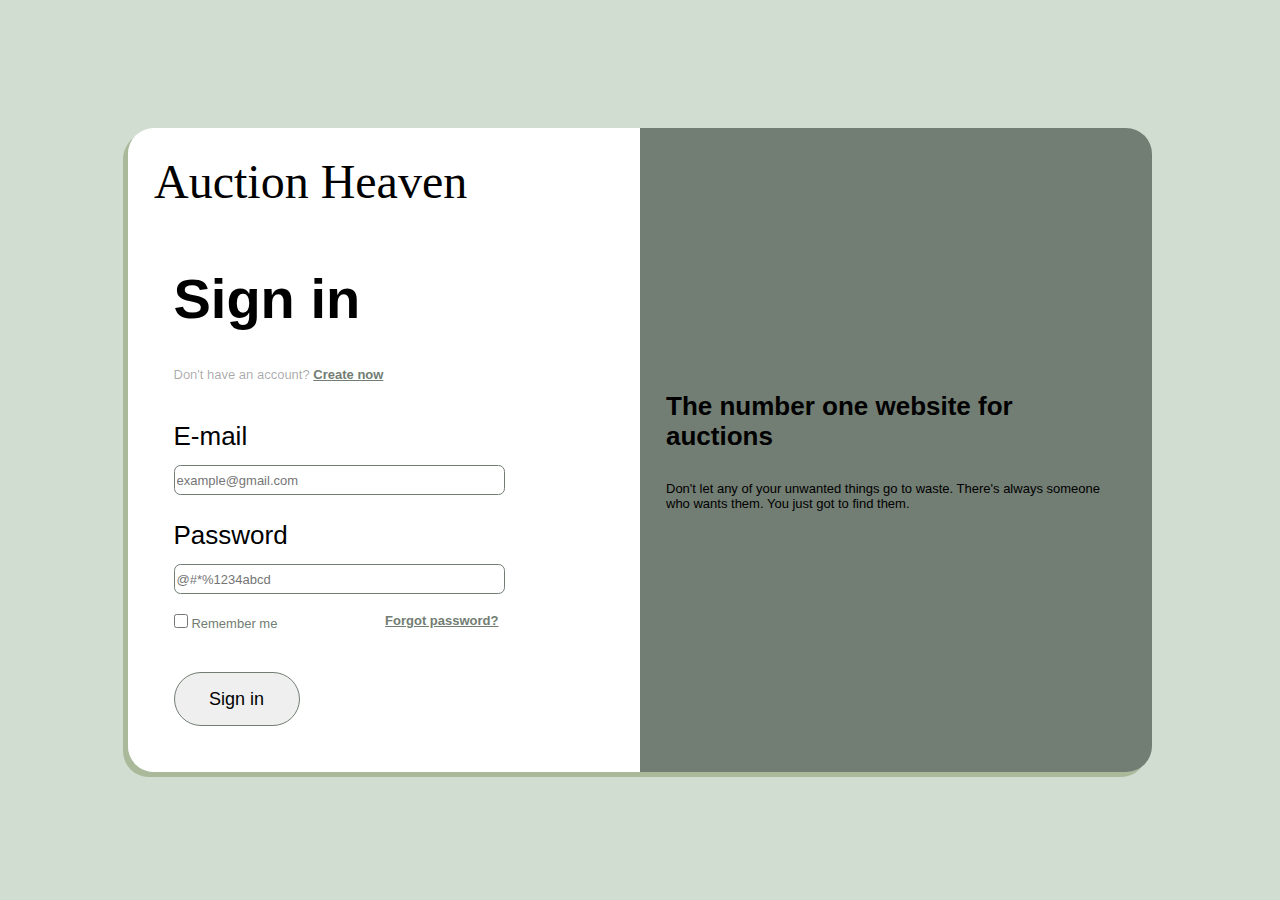
<file: index.html>
<!DOCTYPE html>
<html lang="en">
  <head>
    <meta charset="UTF-8" />
    <meta name="viewport" content="width=device-width, initial-scale=1.0" />
    <title>Login Page</title>
    <link rel="stylesheet" href="style.css" />
  </head>
  <body>
    <div class="main flex-container-row">
      <div class="sign-in flex-container-column">
        <div class="website-logo">Auction Heaven</div>
        <div class="flex-container-column sign-in-section">
          <h1 class="message-header">Sign in</h1>
          <span class="message-helper"
            >Don't have an account? <a href="register.html">Create now</a></span
          >
          <form action="">
            <div class="form-input-section flex-container-column">
              <span class="form-input-text">E-mail</span>
              <input
                type="email"
                name="email"
                id="input-email"
                placeholder="example@gmail.com"
              />
            </div>
            <div class="form-input-section flex-container-column">
              <span class="form-input-text">Password</span>
              <input
                type="password"
                name="password"
                id="input-password"
                placeholder="@#*%1234abcd"
              />
            </div>
            <div class="form-actions flex-container-column">
              <div class="flex-container-row form-actions-row">
                <div class="form-remember">
                  <input
                    type="checkbox"
                    name="remember-me"
                    id="input-remember-me"
                  />
                  <span class="remember-me-text">Remember me</span>
                </div>
                <div class="forgot-password">
                  <span class="forgot-password-text"
                    ><a href="">Forgot password?</a></span
                  >
                </div>
              </div>
            </div>
            <div class="form-buttons">
              <button type="submit" class="btn btn-success" id="btn-sign-in">
                Sign in
              </button>
            </div>
          </form>
        </div>
      </div>
      <div class="site-info flex-container-column">
        <h1 class="site-header">The number one website for auctions</h1>
        <p class="site-paragraph">
          Don't let any of your unwanted things go to waste. There's always
          someone who wants them. You just got to find them.
        </p>
      </div>
    </div>
  </body>
  <script src="script.js"></script>
</html>
</file>
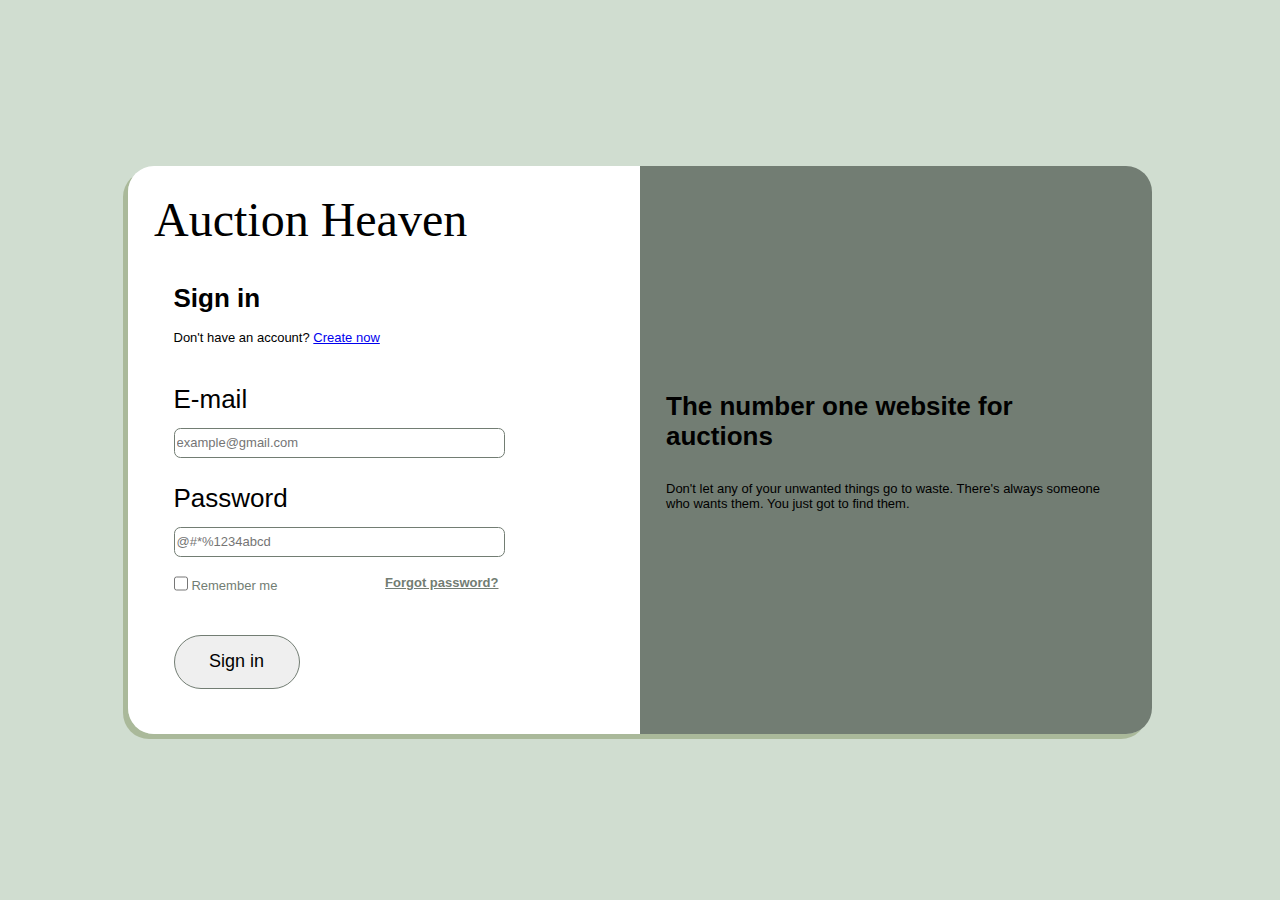
<file: login.html>
<!DOCTYPE html>
<html lang="en">
  <head>
    <meta charset="UTF-8" />
    <meta name="viewport" content="width=device-width, initial-scale=1.0" />
    <title>Login Page</title>
    <link rel="stylesheet" href="style.css" />
  </head>
  <body>
    <div class="main flex-container-row">
      <div class="sign-in flex-container-column">
        <div class="website-logo">Auction Heaven</div>
        <div class="flex-container-column sign-in-section">
          <h1 class="sign-in-header">Sign in</h1>
          <span class="sign-in-helper"
            >Don't have an account? <a href="register.html">Create now</a></span
          >
          <form action="">
            <div class="form-input-section flex-container-column">
              <span class="form-input-text">E-mail</span>
              <input
                type="email"
                name="email"
                id="input-email"
                placeholder="example@gmail.com"
              />
            </div>
            <div class="form-input-section flex-container-column">
              <span class="form-input-text">Password</span>
              <input
                type="password"
                name="password"
                id="input-password"
                placeholder="@#*%1234abcd"
              />
            </div>
            <div class="form-actions flex-container-column">
              <div class="flex-container-row form-actions-row">
                <div class="form-remember">
                  <input
                    type="checkbox"
                    name="remember-me"
                    id="input-remember-me"
                  />
                  <span class="remember-me-text">Remember me</span>
                </div>
                <div class="forgot-password">
                  <span class="forgot-password-text"
                    ><a href="">Forgot password?</a></span
                  >
                </div>
              </div>
            </div>
            <div class="form-buttons">
              <button type="submit" class="btn btn-success" id="btn-sign-in">
                Sign in
              </button>
            </div>
          </form>
        </div>
      </div>
      <div class="site-info flex-container-column">
        <h1 class="site-header">The number one website for auctions</h1>
        <p class="site-paragraph">
          Don't let any of your unwanted things go to waste. There's always
          someone who wants them. You just got to find them.
        </p>
      </div>
    </div>
  </body>
  <script src="../script.js"></script>
</html>
</file>
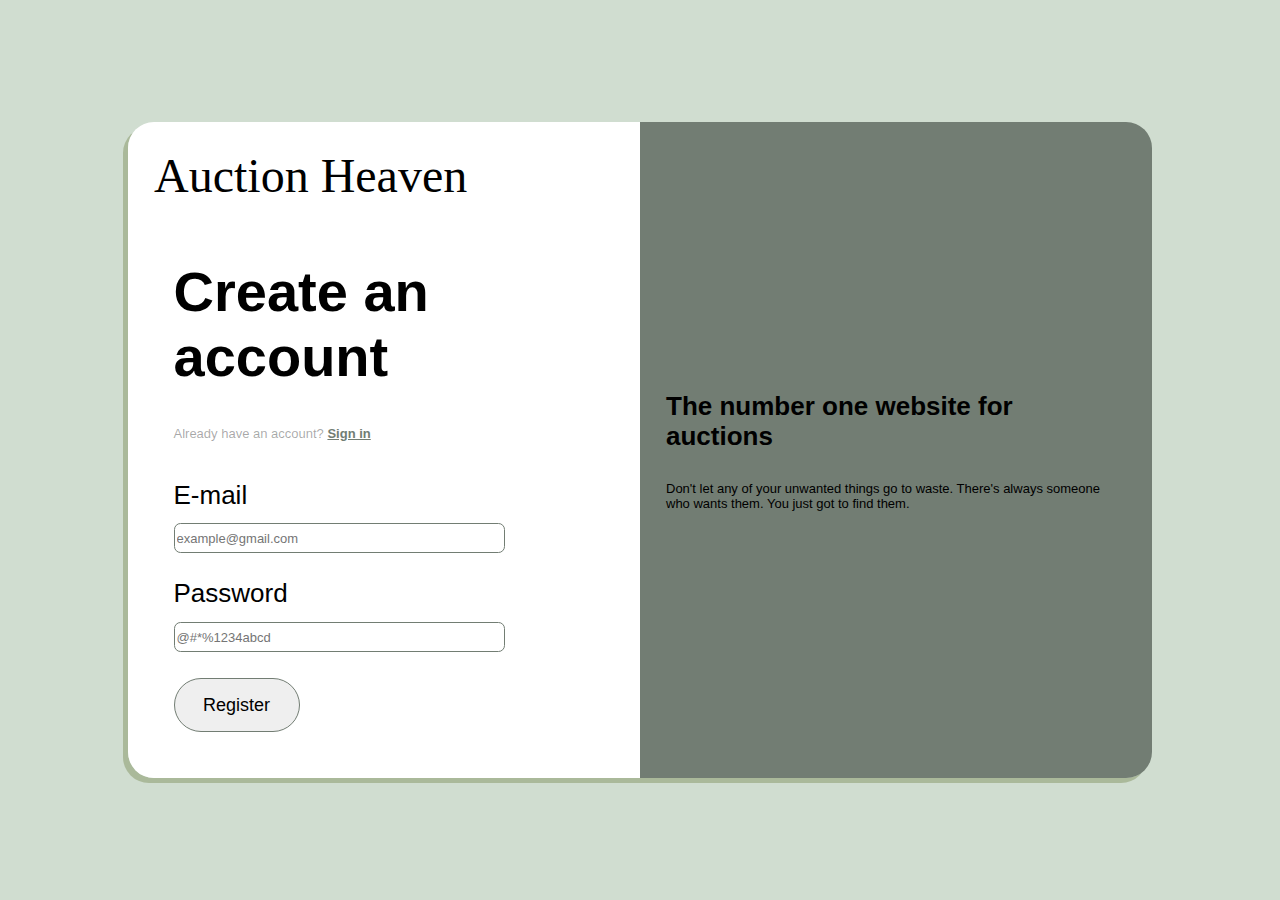
<file: register.html>
<!DOCTYPE html>
<html lang="en">
  <head>
    <meta charset="UTF-8" />
    <meta name="viewport" content="width=device-width, initial-scale=1.0" />
    <title>Register Page</title>
    <link rel="stylesheet" href="style.css" />
  </head>
  <body>
    <div class="main flex-container-row">
      <div class="sign-in flex-container-column">
        <div class="website-logo">Auction Heaven</div>
        <div class="flex-container-column sign-in-section">
          <h1 class="message-header">Create an account</h1>
          <span class="message-helper"
            >Already have an account? <a href="index.html">Sign in</a></span
          >
          <form action="">
            <div class="form-input-section flex-container-column">
              <span class="form-input-text">E-mail</span>
              <input
                type="email"
                name="email"
                id="input-email"
                placeholder="example@gmail.com"
              />
            </div>
            <div class="form-input-section flex-container-column">
              <span class="form-input-text">Password</span>
              <input
                type="password"
                name="password"
                id="input-password"
                placeholder="@#*%1234abcd"
              />
            </div>
            <div class="form-buttons">
              <button
                type="submit"
                class="btn btn-success"
                id="btn-create-account"
              >
                Register
              </button>
            </div>
          </form>
        </div>
      </div>
      <div class="site-info flex-container-column">
        <h1 class="site-header">The number one website for auctions</h1>
        <p class="site-paragraph">
          Don't let any of your unwanted things go to waste. There's always
          someone who wants them. You just got to find them.
        </p>
      </div>
    </div>
  </body>
  <script src="script.js"></script>
</html>
</file>
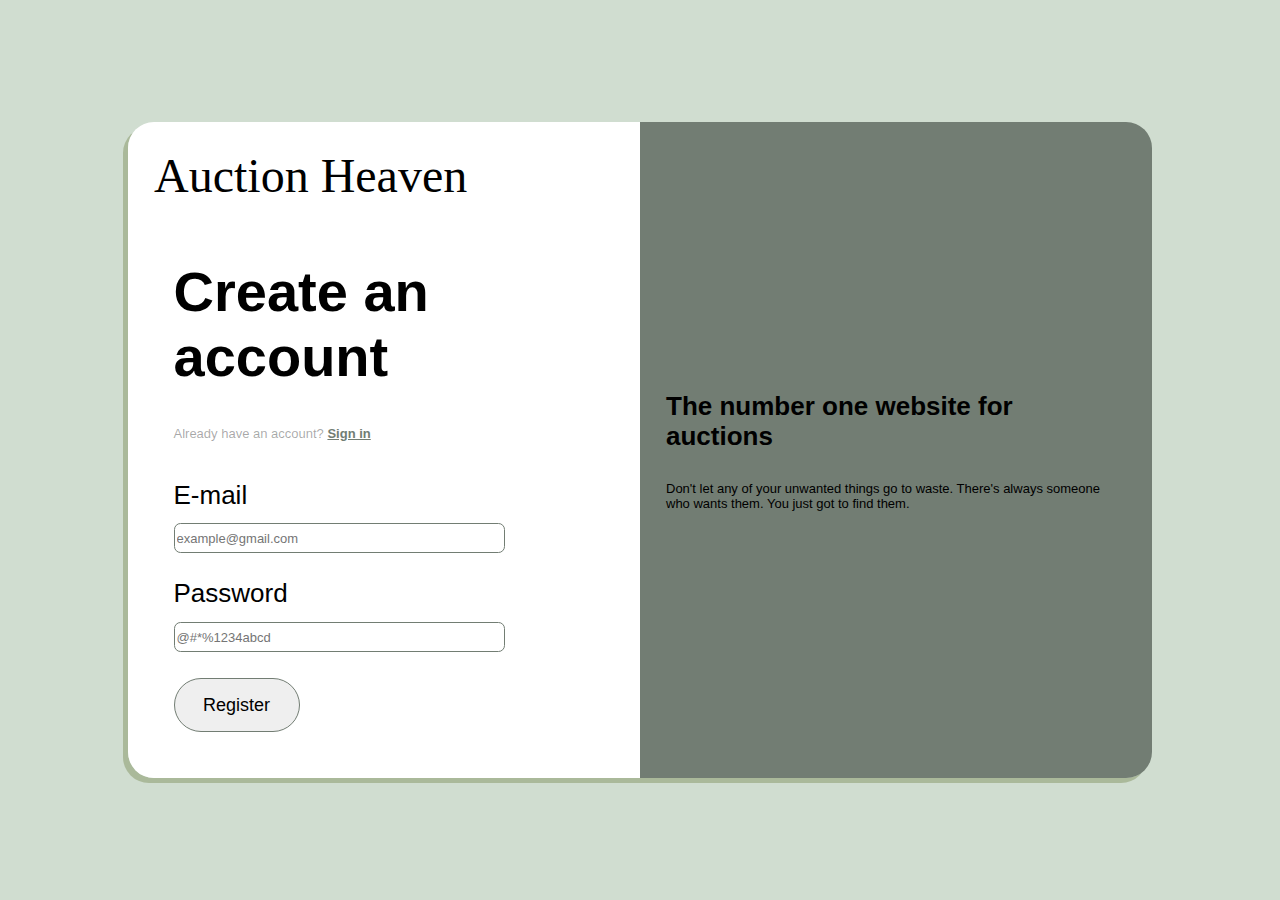
<file: login/register.html>
<!DOCTYPE html>
<html lang="en">
  <head>
    <meta charset="UTF-8" />
    <meta name="viewport" content="width=device-width, initial-scale=1.0" />
    <title>Document</title>
    <link rel="stylesheet" href="style.css" />
  </head>
  <body>
    <div class="main flex-container-row">
      <div class="sign-in flex-container-column">
        <div class="website-logo">Auction Heaven</div>
        <div class="flex-container-column sign-in-section">
          <h1 class="sign-in-header">Create an account</h1>
          <span class="sign-in-helper"
            >Already have an account? <a href="login.html">Sign in</a></span
          >
          <form action="">
            <div class="form-input-section flex-container-column">
              <span class="form-input-text">E-mail</span>
              <input
                type="email"
                name="email"
                id="input-email"
                placeholder="example@gmail.com"
              />
            </div>
            <div class="form-input-section flex-container-column">
              <span class="form-input-text">Password</span>
              <input
                type="password"
                name="password"
                id="input-password"
                placeholder="@#*%1234abcd"
              />
            </div>
            <div class="form-buttons">
              <button
                type="submit"
                class="btn btn-success"
                id="btn-create-account"
              >
                Register
              </button>
            </div>
          </form>
        </div>
      </div>
      <div class="site-info flex-container-column">
        <h1 class="site-header">The number one website for auctions</h1>
        <p class="site-paragraph">
          Don't let any of your unwanted things go to waste. There's always
          someone who wants them. You just got to find them.
        </p>
      </div>
    </div>
  </body>
  <script src="../script.js"></script>
</html>
</file>
<file: style.css>
@import "./normalize.css";

:root {
  --main-color: #727d73;
  --secondary-color: #aab99a;
  --bg-color: #d0ddd0;
  --other-color: #f0f0d7;
}

html {
  width: 100%;
  height: 100%;
  font-family: "Lucida Sans", "Lucida Sans Regular", "Lucida Grande",
    "Lucida Sans Unicode", Geneva, Verdana, sans-serif;
}

body {
  font-size: small;
  height: inherit;
  background-color: white;
  display: flex;
  @media screen and (min-width: 600px) {
    background-color: var(--bg-color);
  }
  justify-content: center;
  align-items: center;
}

.flex-container {
  display: flex;
}

.flex-container-column {
  display: flex;
  flex-direction: column;
}

.flex-container-row {
  display: flex;
  flex-direction: row;
}

.main {
  @media screen and (min-width: 600px) {
    display: flex;
    margin: 10%;
    height: auto;
    /* border: 1px solid black; */
    border-radius: 2em;
    box-shadow: -5px 5px var(--secondary-color);
  }
}

.sign-in {
  @media screen and (min-width: 600px) {
    background-color: white;
    padding: 2em;
    flex: 1;
    justify-content: flex-start;
    border-top-left-radius: 2em;
    border-bottom-left-radius: 2em;
    @media (max-width: 1000px) {
      border-radius: 2em;
    }
  }
}

.website-logo {
  font-family: cursive;
  font-size: xxx-large;
  @media screen and (max-width: 600px) {
    align-self: center;
  }
}

.sign-in-section {
  height: 100%;
  padding: 1.5em;
}

.message-header {
  font-size: 3.5rem;
}

.message-helper {
  color: rgba(0, 0, 0, 35%);
}

.message-helper > a {
  color: var(--main-color);
  font-weight: bold;
}

form {
  margin-top: 1em;
}

.form-input-section {
  align-items: space-between;
  margin-top: 2em;
  justify-content: space-between;
}

.form-input-text {
  font-size: 2em;
}

#input-email,
#input-password {
  width: 25em;
  height: 2em;
  border-radius: 0.5em;
  border: 1px solid var(--main-color);
  margin-top: 1em;
}

#input-email:focus,
#input-password:focus {
  background-color: var(--bg-color);
  border-color: black;
}

#input-email {
}

#input-password {
}

.form-actions {
  margin-top: 1.5em;
}
.form-actions-row {
  justify-content: space-between;
  width: 25em;
}

.form-remember {
  justify-content: center;
  margin-bottom: 1.1em;
}

#input-remember-me {
  width: 1.1em;
  height: 1.1em;
}

.remember-me-text {
  font-size: 1em;
  color: var(--main-color);
}

.forgot-password {
}

.forgot-password-text > a {
  color: var(--main-color);
  font-weight: bold;
}

.form-buttons {
  margin-top: 2em;
}

.btn {
  width: 7em;
  height: 3em;
  border-radius: 2em;
  border: 1px solid var(--main-color);
  font-size: large;
}

.btn-success {
}

.btn-danger {
}

#btn-sign-in {
}

.site-info {
  background-color: var(--main-color);
  flex: 1;
  justify-content: center;
  align-items: center;
  border-top-right-radius: 2em;
  border-bottom-right-radius: 2em;
  padding: 2em;
  @media (max-width: 1000px) {
    display: none;
  }
}

.site-header {
}

.site-paragraph {
}
</file>
<file: login/style.css>
@import "../normalize.css";

:root {
  --main-color: #727d73;
  --secondary-color: #aab99a;
  --bg-color: #d0ddd0;
  --other-color: #f0f0d7;
}

html {
  width: 100%;
  height: 100%;
  font-family: "Lucida Sans", "Lucida Sans Regular", "Lucida Grande",
    "Lucida Sans Unicode", Geneva, Verdana, sans-serif;
}

body {
  font-size: small;
  height: inherit;
  background-color: white;
  display: flex;
  @media screen and (min-width: 600px) {
    background-color: var(--bg-color);
  }
  justify-content: center;
  align-items: center;
}

.flex-container {
  display: flex;
}

.flex-container-column {
  display: flex;
  flex-direction: column;
}

.flex-container-row {
  display: flex;
  flex-direction: row;
}

.main {
  @media screen and (min-width: 600px) {
    display: flex;
    margin: 10%;
    height: auto;
    /* border: 1px solid black; */
    border-radius: 2em;
    box-shadow: -5px 5px var(--secondary-color);
  }
}

.sign-in {
  @media screen and (min-width: 600px) {
    background-color: white;
    padding: 2em;
    flex: 1;
    justify-content: flex-start;
    border-top-left-radius: 2em;
    border-bottom-left-radius: 2em;
    @media (max-width: 1000px) {
      border-radius: 2em;
    }
  }
}

.website-logo {
  font-family: cursive;
  font-size: xxx-large;
}

.sign-in-section {
  height: 100%;
  padding: 1.5em;
}

.sign-in-header {
  font-size: 3.5rem;
}

.sign-in-helper {
  color: rgba(0, 0, 0, 35%);
}

.sign-in-helper > a {
  color: var(--main-color);
  font-weight: bold;
}

form {
  margin-top: 1em;
}

.form-input-section {
  align-items: space-between;
  margin-top: 2em;
  justify-content: space-between;
}

.form-input-text {
  font-size: 2em;
}

#input-email,
#input-password {
  width: 25em;
  height: 2em;
  border-radius: 0.5em;
  border: 1px solid var(--main-color);
  margin-top: 1em;
}

#input-email:focus,
#input-password:focus {
  background-color: var(--bg-color);
  border-color: black;
}

#input-email {
}

#input-password {
}

.form-actions {
  margin-top: 1.5em;
}
.form-actions-row {
  justify-content: space-between;
  width: 25em;
}

.form-remember {
  justify-content: center;
  margin-bottom: 1.1em;
}

#input-remember-me {
  width: 1.1em;
  height: 1.1em;
}

.remember-me-text {
  font-size: 1em;
  color: var(--main-color);
}

.forgot-password {
}

.forgot-password-text > a {
  color: var(--main-color);
  font-weight: bold;
}

.form-buttons {
  margin-top: 2em;
}

.btn {
  width: 7em;
  height: 3em;
  border-radius: 2em;
  border: 1px solid var(--main-color);
  font-size: large;
}

.btn-success {
}

.btn-danger {
}

#btn-sign-in {
}

.site-info {
  background-color: var(--main-color);
  flex: 1;
  justify-content: center;
  align-items: center;
  border-top-right-radius: 2em;
  border-bottom-right-radius: 2em;
  padding: 2em;
  @media (max-width: 1000px) {
    display: none;
  }
}

.site-header {
}

.site-paragraph {
}
</file>
